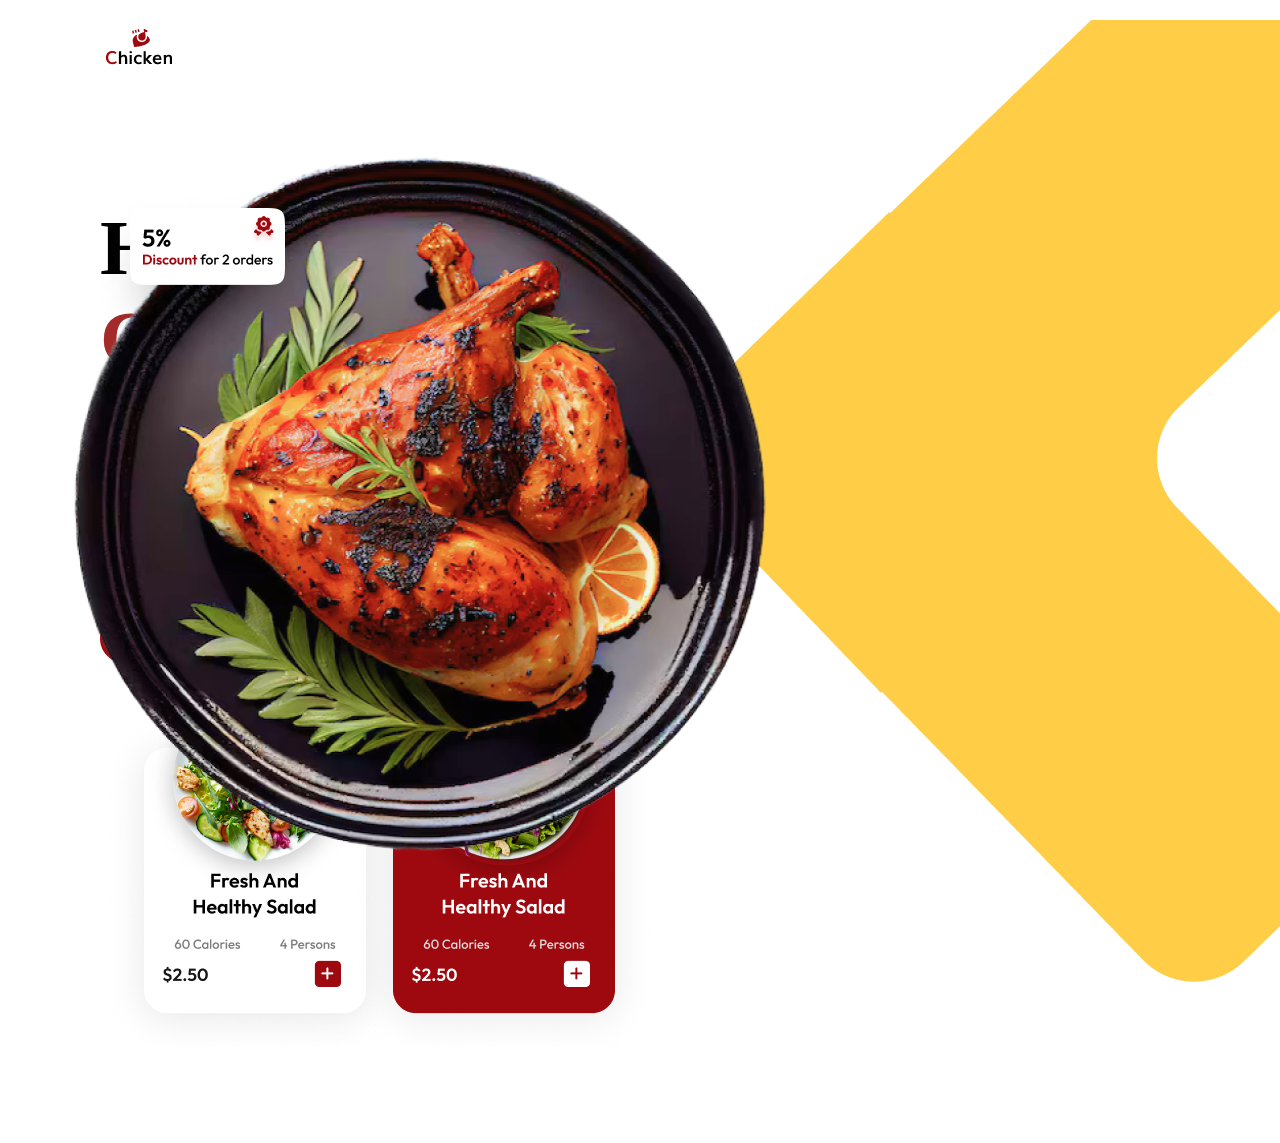
<file: proyekt/orginal/index.html>
<!DOCTYPE html>
<html lang="en">
<head>
    <meta charset="UTF-8">
   <link rel="stylesheet" href="./style.css">
    <title>Shakhuzb</title>
</head>
<body>
    <div id="menyu">
       <div id="matn">
        <h1> Healthy 
            <br>
            <span id="bg">Chicken</span>  Is
            <br>
              Waiting For You</h1>
              <br>
              <p>Cursus est diam faucibus ullamcorper. Fermentum pharetra tellus
                <br> ut dui vitae. Quam risus dui ut amet aliquam ornare.</p>
                <img src="./button (1).png" alt="">
                <br>
                <img src="./salads.png" alt="">
            </div>
   
        <img id="logo" src="./logo.png" alt="">
        <div id="nav"> 
            <h3 id="red">Home</h3>
            <h3>Menu</h3>
            <h3>About us</h3>
            <h3>Contact</h3>
           
    </div>
    <img id="g90" src="./Union.png" alt="">
   
    <img id="gril" src="./tasty-grilled-chicken-black-plate-isolated-with-transparent-background_812337-2575 1.png" alt="">
    <img id="foiz" src="./discount.png" alt="">
    <img id="order" src="./order.png" alt="">
</div>
</body>
</html>
</file>
<file: proyekt/orginal/style.css>
h1 {
    font-family: Outfit;
font-size: 78px;
font-weight: 600;
line-height: 91px;
text-align: left;

}
#bg {
    color: brown;
}
   #matn {
 position: absolute;
 top: 150px;
 left: 100px;

   }
#logo {
  width: 69px;
  height: 43px;
  position: absolute;
  top: 27px;
  left: 105px;
}
#nav {
  display:inline-flex;
  gap: 80px; 
  position: relative;
  left: 414px;
  top: 20px;
}
#red {
  color: brown;
}
h3 {
  font-family: Arial, Helvetica, sans-serif;
  position: relative;
  bottom: 800px;
}
#g90 {
position: absolute;
top: 20px;
left: 675px;
gap: 0px;
opacity: 0px;
}
#gril {
  width: 833px;
  height: 833px;
  position: relative;
  top: 17px;
  right: 15px;
}
#foiz {
position: relative;
bottom: 540px;
right: 750px;
}
#order {
  position: relative;
  right: 800px;
  left: -840px;
  top: 85px;
}
</file>
